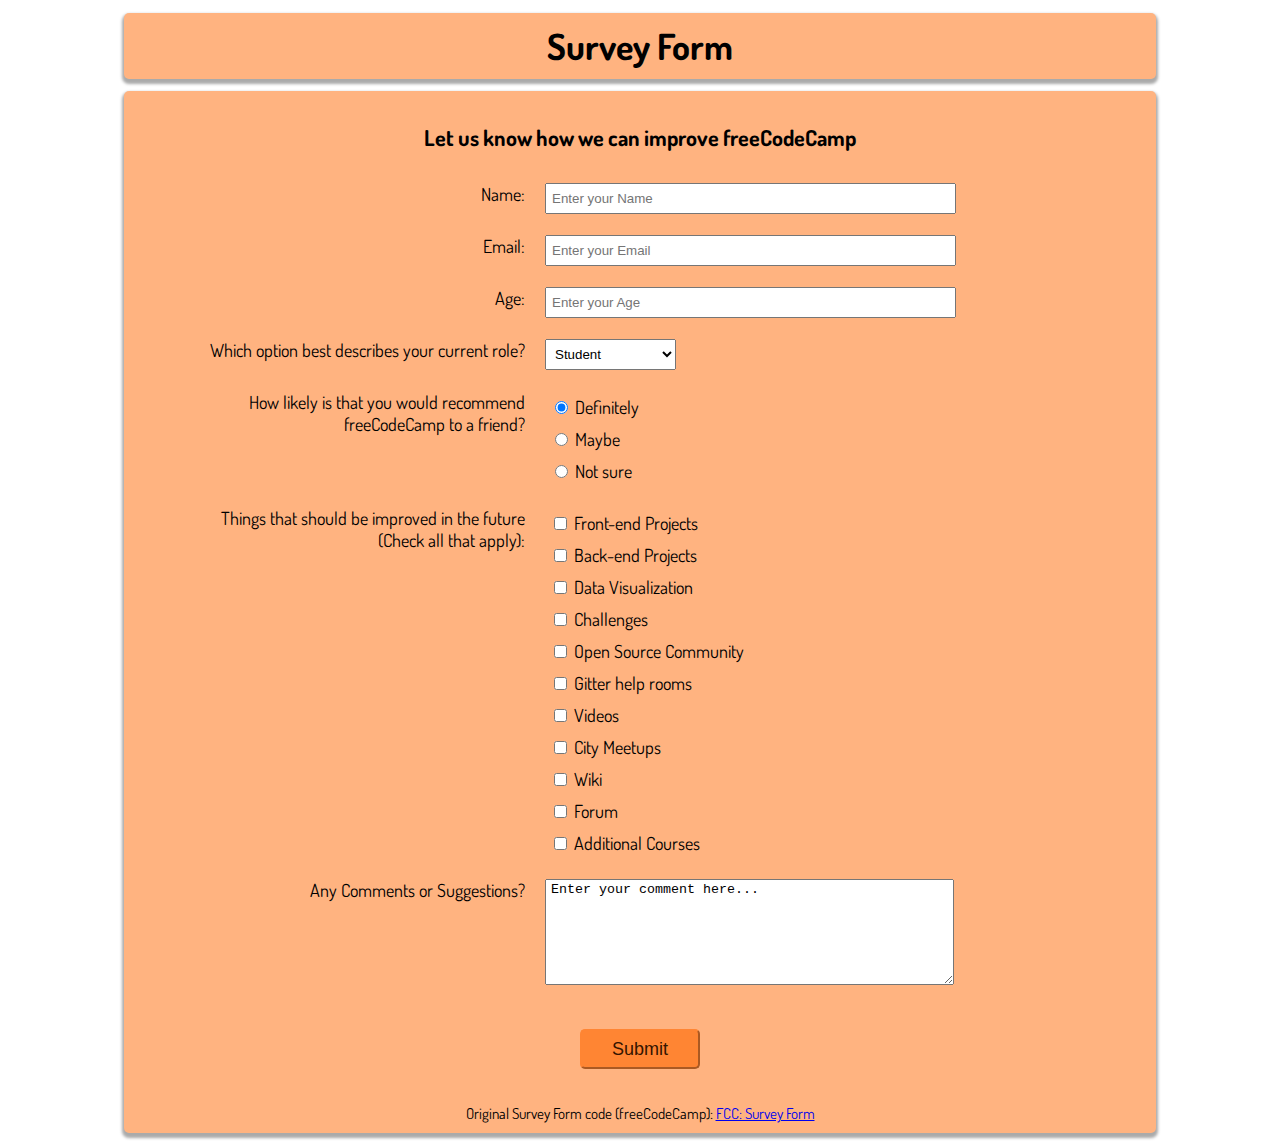
<file: 02_Survey_Form/index.html>
<!DOCTYPE html>
<html>
<head>
	<meta charset="UTF-8">	
	<title>Survey Form</title>
	<link rel="stylesheet" type="text/css" href="styles.css" media="screen" />
</head>

<body>

	<h1 id="title">Survey Form</h1>

	<form id="survey-form" method="GET" action="/">
	  	<p id="description"><strong>Let us know how we can improve freeCodeCamp</strong></p>
	  
	  	<div class="row">
	    	<label for="name" id="name-label">Name:</label>
	    	<div class="data-col">
	      		<input type="text" id="name" class="data" required placeholder="Enter your Name">      
	    	</div>
	  	</div>
	  
	  	<div class="row">
	    	<label for="email" id="email-label">Email:</label>
	    	<div class="data-col">
	      		<input type="email" id="email" class="data" required placeholder="Enter your Email">    
	    	</div>
	  	</div>
	  
	  	<div class="row">
	    	<label for="number" id="number-label">Age:</label>
	    	<div class="data-col">
	      		<input type="number" id="number" class="data" required min="1" max="100" placeholder="Enter your Age">
	    	</div>
	  	</div>
	  
	  	<div class="row">
	    	<label for="dropdown">Which option best describes your current role?</label>
	    	<div class="data-col">
		      	<select name="role" id="dropdown" class="data">
		        	<option disabled value>Select an option</option>
		        	<option value="student">Student</option>
		        	<option value="job">Full Time Job</option>
		        	<option value="learner">Full Time Learner</option>
		        	<option value="preferNo">Prefer not to say</option>
		        	<option value="other">Other</option>
		      	</select>
	    	</div>
	  	</div>
	  
	  	<div class="row">
	    	<label for="recommendations">How likely is that you would recommend freeCodeCamp to a friend?
	    	</label>
	    	<div class="data-col">
	      		<ul>
	        		<li><input type="radio" name="recommendation" value="1" checked> Definitely</li>
	        		<li><input type="radio" name="recommendation" value="2"> Maybe</li>
	        		<li><input type="radio" name="recommendation" value="3"> Not sure</li>
	      		</ul>
	    	</div>
		</div>
	  
	  	<div class="row">
	    	<label for="preferences">Things that should be improved in the future <br>(Check all that apply):</label>
	    	<div class="data-col">
		      	<ul>
			        <li><input type="checkbox" name="preferences" value="1"> Front-end Projects</li>
			        <li><input type="checkbox" name="preferences" value="2"> Back-end Projects</li>
			        <li><input type="checkbox" name="preferences" value="3"> Data Visualization</li>
			        <li><input type="checkbox" name="preferences" value="4"> Challenges</li>
			        <li><input type="checkbox" name="preferences" value="5"> Open Source Community</li>
			        <li><input type="checkbox" name="preferences" value="5"> Gitter help rooms</li>
			        <li><input type="checkbox" name="preferences" value="5"> Videos</li>
			        <li><input type="checkbox" name="preferences" value="5"> City Meetups</li>
			        <li><input type="checkbox" name="preferences" value="5"> Wiki</li>
			        <li><input type="checkbox" name="preferences" value="5"> Forum</li>
			        <li><input type="checkbox" name="preferences" value="5"> Additional Courses</li>
		      	</ul>
	    	</div>
	  	</div>
	  
	  	<div class="row">
	    	<label for="message">Any Comments or Suggestions?</label>
	    	<div class="data-col">
	      		<textarea name="message" id="comments" class="data">Enter your comment here...</textarea>
	    	</div>
	  	</div>
	  
		<div class="row">
	    	<button id="submit" type="submit">Submit</button>
	  	</div>
	  
	  	<div id="pie">
	    	Original Survey Form code (freeCodeCamp): <a href="https://codepen.io/freeCodeCamp/full/VPaoNP" target="_blank">FCC: Survey Form</a> 
	  	</div>
	  
	</form>

</body>

</html>
</file>
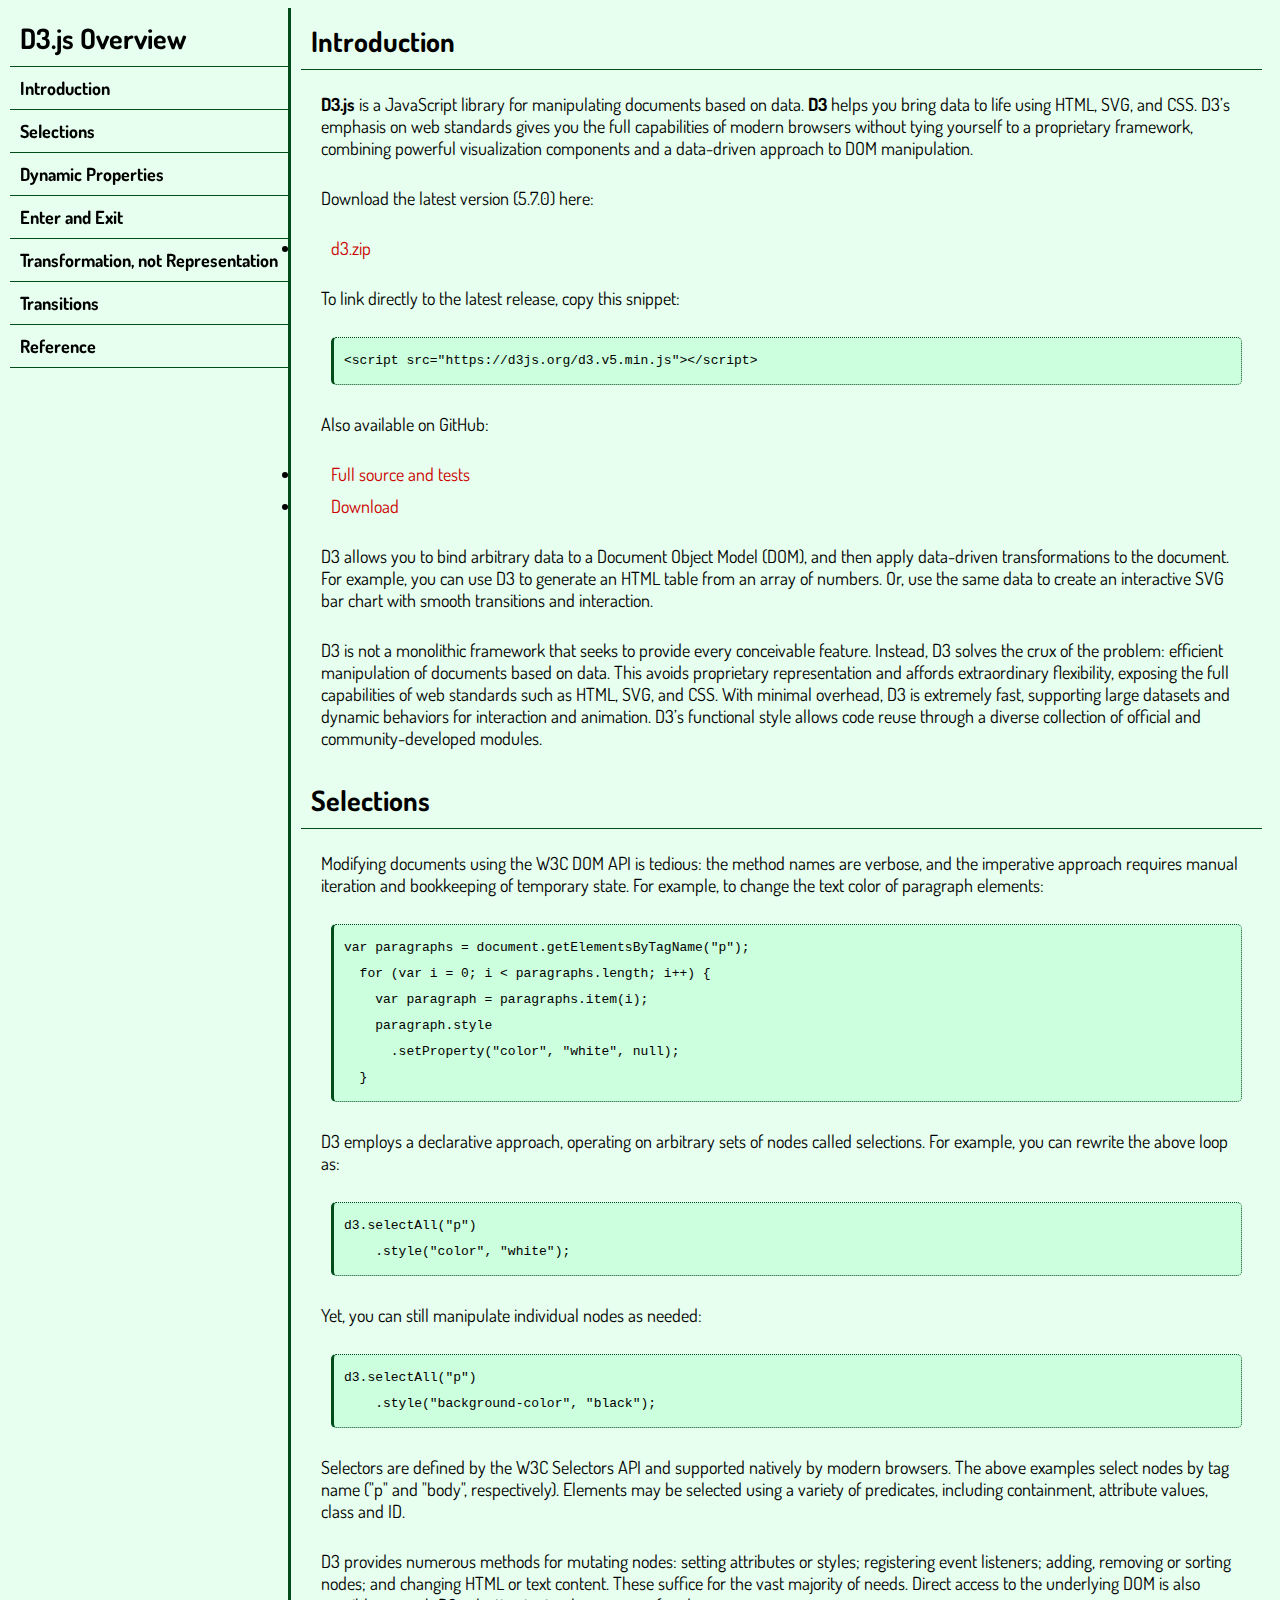
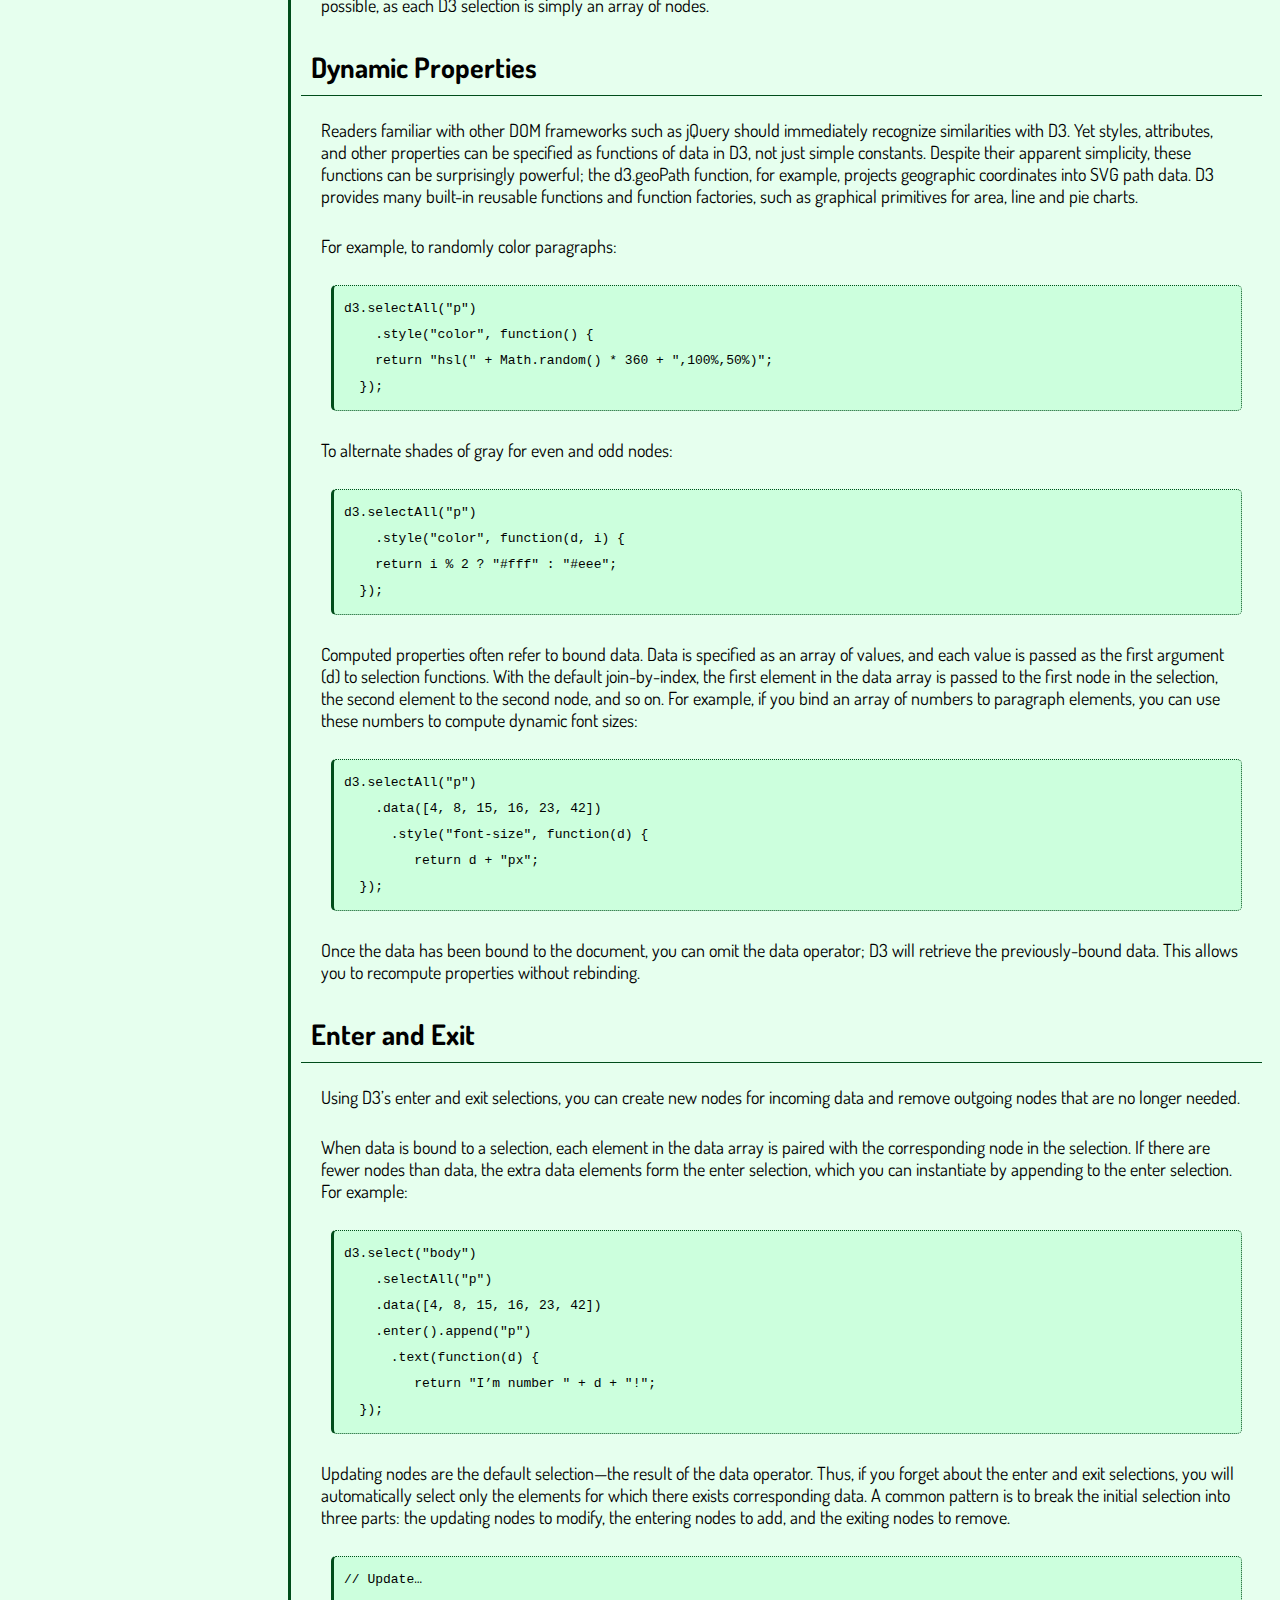
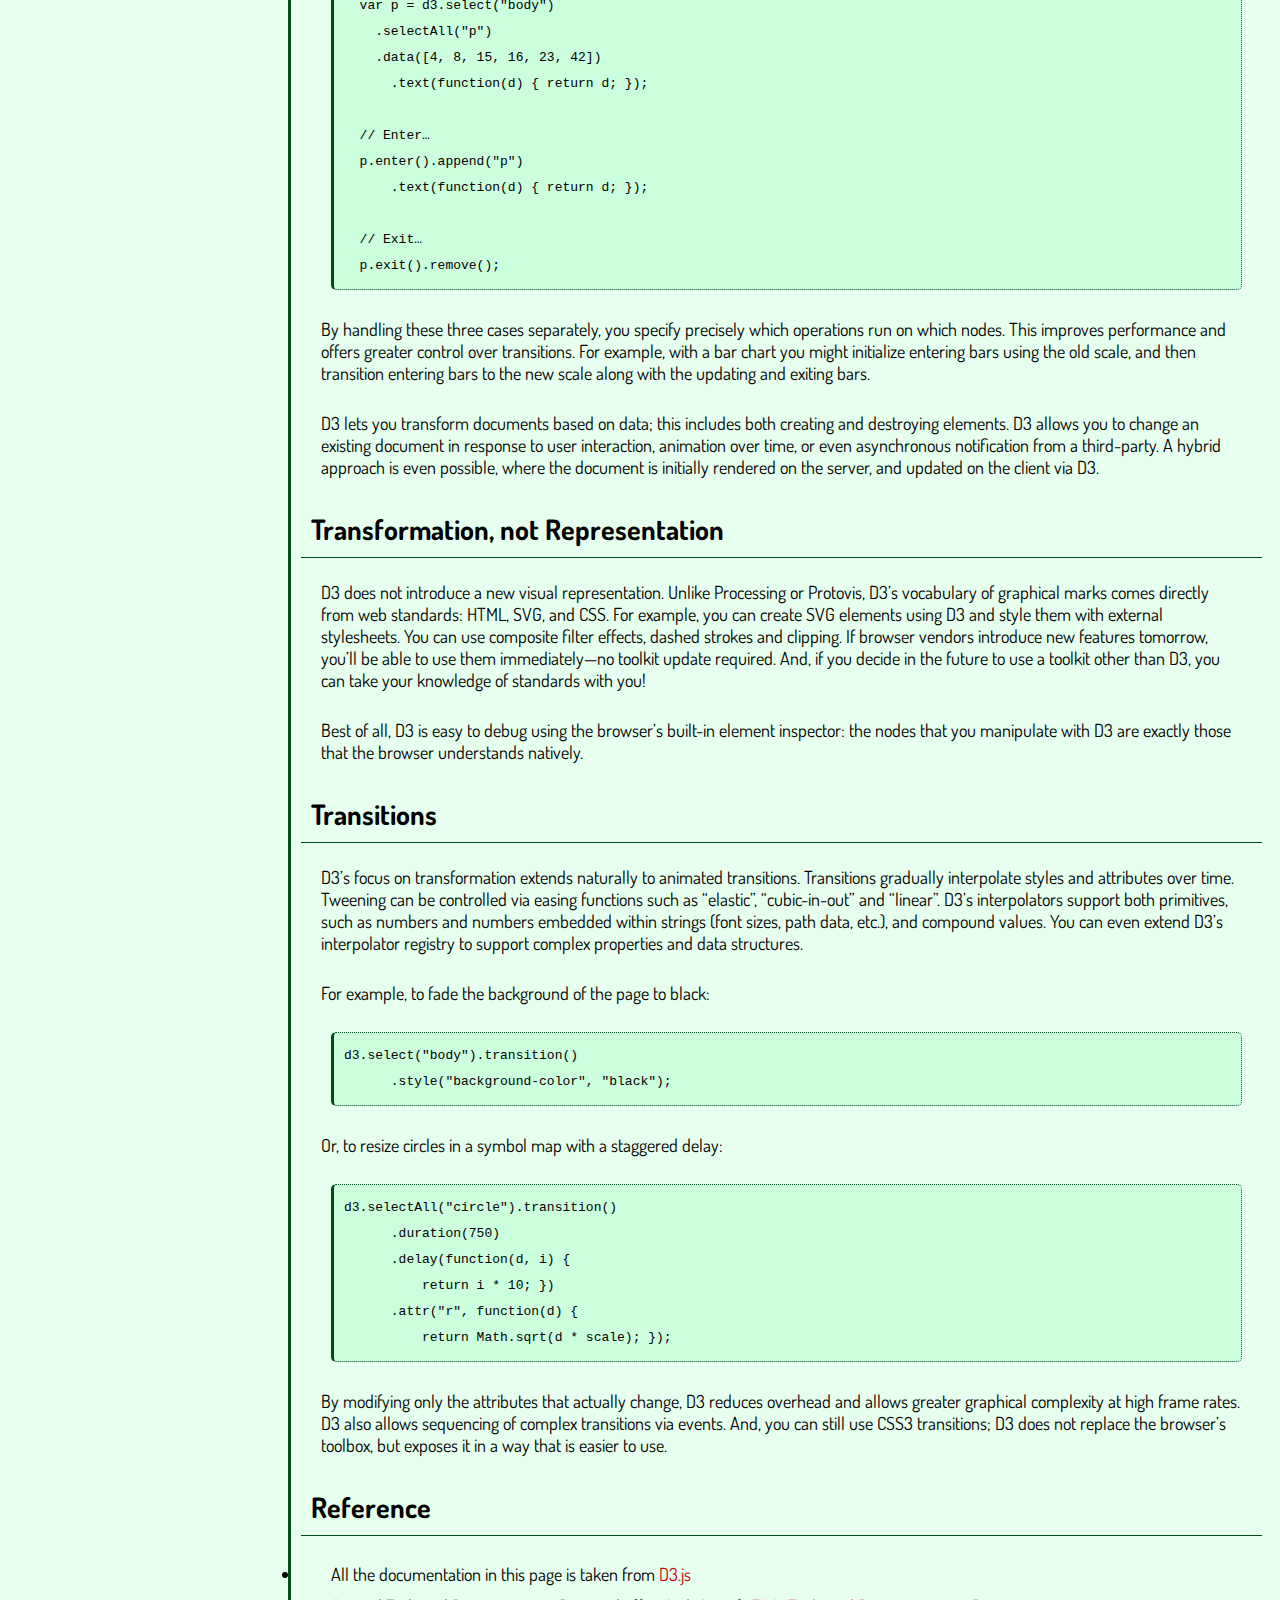
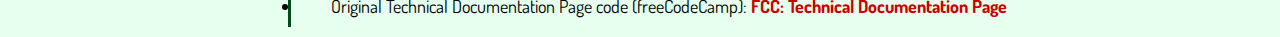
<file: 04_Technical_Documentation_Page/index.html>
<!DOCTYPE html>
<html>
<head>
	<meta charset="UTF-8">	
	<title>Technical Documentation Page</title>
	<link rel="stylesheet" type="text/css" href="styles.css" media="screen" />
</head>

<body>
	
  <div id="container">
    <nav id="navbar">
      <header>D3.js Overview</header>
      <a class="nav-link" href="#Introduction">Introduction</a>
      <a class="nav-link" href="#Selections">Selections</a>
      <a class="nav-link" href="#Dynamic_Properties">Dynamic Properties</a>
      <a class="nav-link" href="#Enter_and_Exit">Enter and Exit</a>
      <a class="nav-link" href="#Transformation,_not_Representation">Transformation, not Representation</a>
      <a class="nav-link" href="#Transitions">Transitions</a>
      <a class="nav-link" href="#Reference">Reference</a>    
    </nav>

    <main id="main-doc">
      <section class="main-section" id="Introduction">
        <header>Introduction</header>
        <p><strong>D3.js</strong> is a JavaScript library for manipulating documents based on data. <strong>D3</strong> helps you bring data to life using HTML, SVG, and CSS. D3’s emphasis on web standards gives you the full capabilities of modern browsers without tying yourself to a proprietary framework, combining powerful visualization components and a data-driven approach to DOM manipulation.</p>
        <p>Download the latest version (5.7.0) here:</p>
        <li><a href="https://github.com/d3/d3/releases/download/v5.7.0/d3.zip" target="_blank">d3.zip</a></li>
        <p>To link directly to the latest release, copy this snippet:</p>
        <p><code>&lt;script src="https://d3js.org/d3.v5.min.js">&lt;/script></code></p>
        <p>Also available on GitHub:</p>
        <li><a href="https://github.com/d3/d3" target="_blank">Full source and tests</a></li>
        <li><a href="https://github.com/d3/d3/zipball/master" target="_blank">Download</a></li>
        <p>D3 allows you to bind arbitrary data to a Document Object Model (DOM), and then apply data-driven transformations to the document. For example, you can use D3 to generate an HTML table from an array of numbers. Or, use the same data to create an interactive SVG bar chart with smooth transitions and interaction.</p>
        <p>D3 is not a monolithic framework that seeks to provide every conceivable feature. Instead, D3 solves the crux of the problem: efficient manipulation of documents based on data. This avoids proprietary representation and affords extraordinary flexibility, exposing the full capabilities of web standards such as HTML, SVG, and CSS. With minimal overhead, D3 is extremely fast, supporting large datasets and dynamic behaviors for interaction and animation. D3’s functional style allows code reuse through a diverse collection of official and community-developed modules.</p>
      </section>

      <section class="main-section" id="Selections">
        <header>Selections</header>
        <p>Modifying documents using the W3C DOM API is tedious: the method names are verbose, and the imperative approach requires manual iteration and bookkeeping of temporary state. For example, to change the text color of paragraph elements:</p>
        <p><code>var paragraphs = document.getElementsByTagName("p");
  for (var i = 0; i &lt; paragraphs.length; i++) {
    var paragraph = paragraphs.item(i);
    paragraph.style
      .setProperty("color", "white", null);
  }</code></p>
        <p>D3 employs a declarative approach, operating on arbitrary sets of nodes called selections. For example, you can rewrite the above loop as:</p>
        <p><code>d3.selectAll("p")
    .style("color", "white");</code></p>
        <p>Yet, you can still manipulate individual nodes as needed:</p>
        <p><code>d3.selectAll("p")
    .style("background-color", "black");</code></p>
        <p>Selectors are defined by the W3C Selectors API and supported natively by modern browsers. The above examples select nodes by tag name ("p" and "body", respectively). Elements may be selected using a variety of predicates, including containment, attribute values, class and ID.</p>
        <p>D3 provides numerous methods for mutating nodes: setting attributes or styles; registering event listeners; adding, removing or sorting nodes; and changing HTML or text content. These suffice for the vast majority of needs. Direct access to the underlying DOM is also possible, as each D3 selection is simply an array of nodes.</p>
      </section>  

      <section class="main-section" id="Dynamic_Properties">
        <header>Dynamic Properties</header>
        <p>Readers familiar with other DOM frameworks such as jQuery should immediately recognize similarities with D3. Yet styles, attributes, and other properties can be specified as functions of data in D3, not just simple constants. Despite their apparent simplicity, these functions can be surprisingly powerful; the d3.geoPath function, for example, projects geographic coordinates into SVG path data. D3 provides many built-in reusable functions and function factories, such as graphical primitives for area, line and pie charts.</p>
        <p>For example, to randomly color paragraphs:</p>
        <p><code>d3.selectAll("p")
    .style("color", function() {
    return "hsl(" + Math.random() * 360 + ",100%,50%)";
  });</code></p>
        <p>To alternate shades of gray for even and odd nodes:</p>
        <p><code>d3.selectAll("p")
    .style("color", function(d, i) {
    return i % 2 ? "#fff" : "#eee";
  });</code></p>
        <p>Computed properties often refer to bound data. Data is specified as an array of values, and each value is passed as the first argument (d) to selection functions. With the default join-by-index, the first element in the data array is passed to the first node in the selection, the second element to the second node, and so on. For example, if you bind an array of numbers to paragraph elements, you can use these numbers to compute dynamic font sizes:</p>
        <p><code>d3.selectAll("p")
    .data([4, 8, 15, 16, 23, 42])
      .style("font-size", function(d) {
         return d + "px";
  });</code></p>
        <p>Once the data has been bound to the document, you can omit the data operator; D3 will retrieve the previously-bound data. This allows you to recompute properties without rebinding.</p>
      </section>  

      <section class="main-section" id="Enter_and_Exit">
        <header>Enter and Exit</header>
        <p>Using D3’s enter and exit selections, you can create new nodes for incoming data and remove outgoing nodes that are no longer needed.</p>
        <p>When data is bound to a selection, each element in the data array is paired with the corresponding node in the selection. If there are fewer nodes than data, the extra data elements form the enter selection, which you can instantiate by appending to the enter selection. For example:</p>
        <p><code>d3.select("body")
    .selectAll("p")
    .data([4, 8, 15, 16, 23, 42])
    .enter().append("p")
      .text(function(d) {
         return "I’m number " + d + "!";
  });</code></p>
        <p>Updating nodes are the default selection—the result of the data operator. Thus, if you forget about the enter and exit selections, you will automatically select only the elements for which there exists corresponding data. A common pattern is to break the initial selection into three parts: the updating nodes to modify, the entering nodes to add, and the exiting nodes to remove.</p>
        <p><code>// Update…
  var p = d3.select("body")
    .selectAll("p")
    .data([4, 8, 15, 16, 23, 42])
      .text(function(d) { return d; });

  // Enter…
  p.enter().append("p")
      .text(function(d) { return d; });

  // Exit…
  p.exit().remove();</code></p>
        <p>By handling these three cases separately, you specify precisely which operations run on which nodes. This improves performance and offers greater control over transitions. For example, with a bar chart you might initialize entering bars using the old scale, and then transition entering bars to the new scale along with the updating and exiting bars.</p>
        <p>D3 lets you transform documents based on data; this includes both creating and destroying elements. D3 allows you to change an existing document in response to user interaction, animation over time, or even asynchronous notification from a third-party. A hybrid approach is even possible, where the document is initially rendered on the server, and updated on the client via D3.</p>
      </section>   

      <section class="main-section" id="Transformation,_not_Representation">
        <header>Transformation, not Representation</header>
        <p>D3 does not introduce a new visual representation. Unlike Processing or Protovis, D3’s vocabulary of graphical marks comes directly from web standards: HTML, SVG, and CSS. For example, you can create SVG elements using D3 and style them with external stylesheets. You can use composite filter effects, dashed strokes and clipping. If browser vendors introduce new features tomorrow, you’ll be able to use them immediately—no toolkit update required. And, if you decide in the future to use a toolkit other than D3, you can take your knowledge of standards with you!</p>
        <p>Best of all, D3 is easy to debug using the browser’s built-in element inspector: the nodes that you manipulate with D3 are exactly those that the browser understands natively.</p>
      </section>  

      <section class="main-section" id="Transitions">
        <header>Transitions</header>
        <p>D3’s focus on transformation extends naturally to animated transitions. Transitions gradually interpolate styles and attributes over time. Tweening can be controlled via easing functions such as “elastic”, “cubic-in-out” and “linear”. D3’s interpolators support both primitives, such as numbers and numbers embedded within strings (font sizes, path data, etc.), and compound values. You can even extend D3’s interpolator registry to support complex properties and data structures.</p>
        <p>For example, to fade the background of the page to black:</p>
        <p><code>d3.select("body").transition()
      .style("background-color", "black");</code></p>
        <p>Or, to resize circles in a symbol map with a staggered delay:</p>
        <p><code>d3.selectAll("circle").transition()
      .duration(750)
      .delay(function(d, i) { 
          return i * 10; })
      .attr("r", function(d) { 
          return Math.sqrt(d * scale); });</code></p>
        <p>By modifying only the attributes that actually change, D3 reduces overhead and allows greater graphical complexity at high frame rates. D3 also allows sequencing of complex transitions via events. And, you can still use CSS3 transitions; D3 does not replace the browser’s toolbox, but exposes it in a way that is easier to use.</p>
      </section>
      
      <section class="main-section" id="Reference">
        <header>Reference</header>
        <br>
        <li>All the documentation in this page is taken from <a href="https://d3js.org/" target="_blank">D3.js</a></li>
        <li>Original Technical Documentation Page code (freeCodeCamp): <a href="https://codepen.io/freeCodeCamp/full/NdrKKL/" target="_blank"><strong>FCC: Technical Documentation Page</strong></a></li> 
      </section> 
    </main>
  </div>

</body>

</html>
</file>
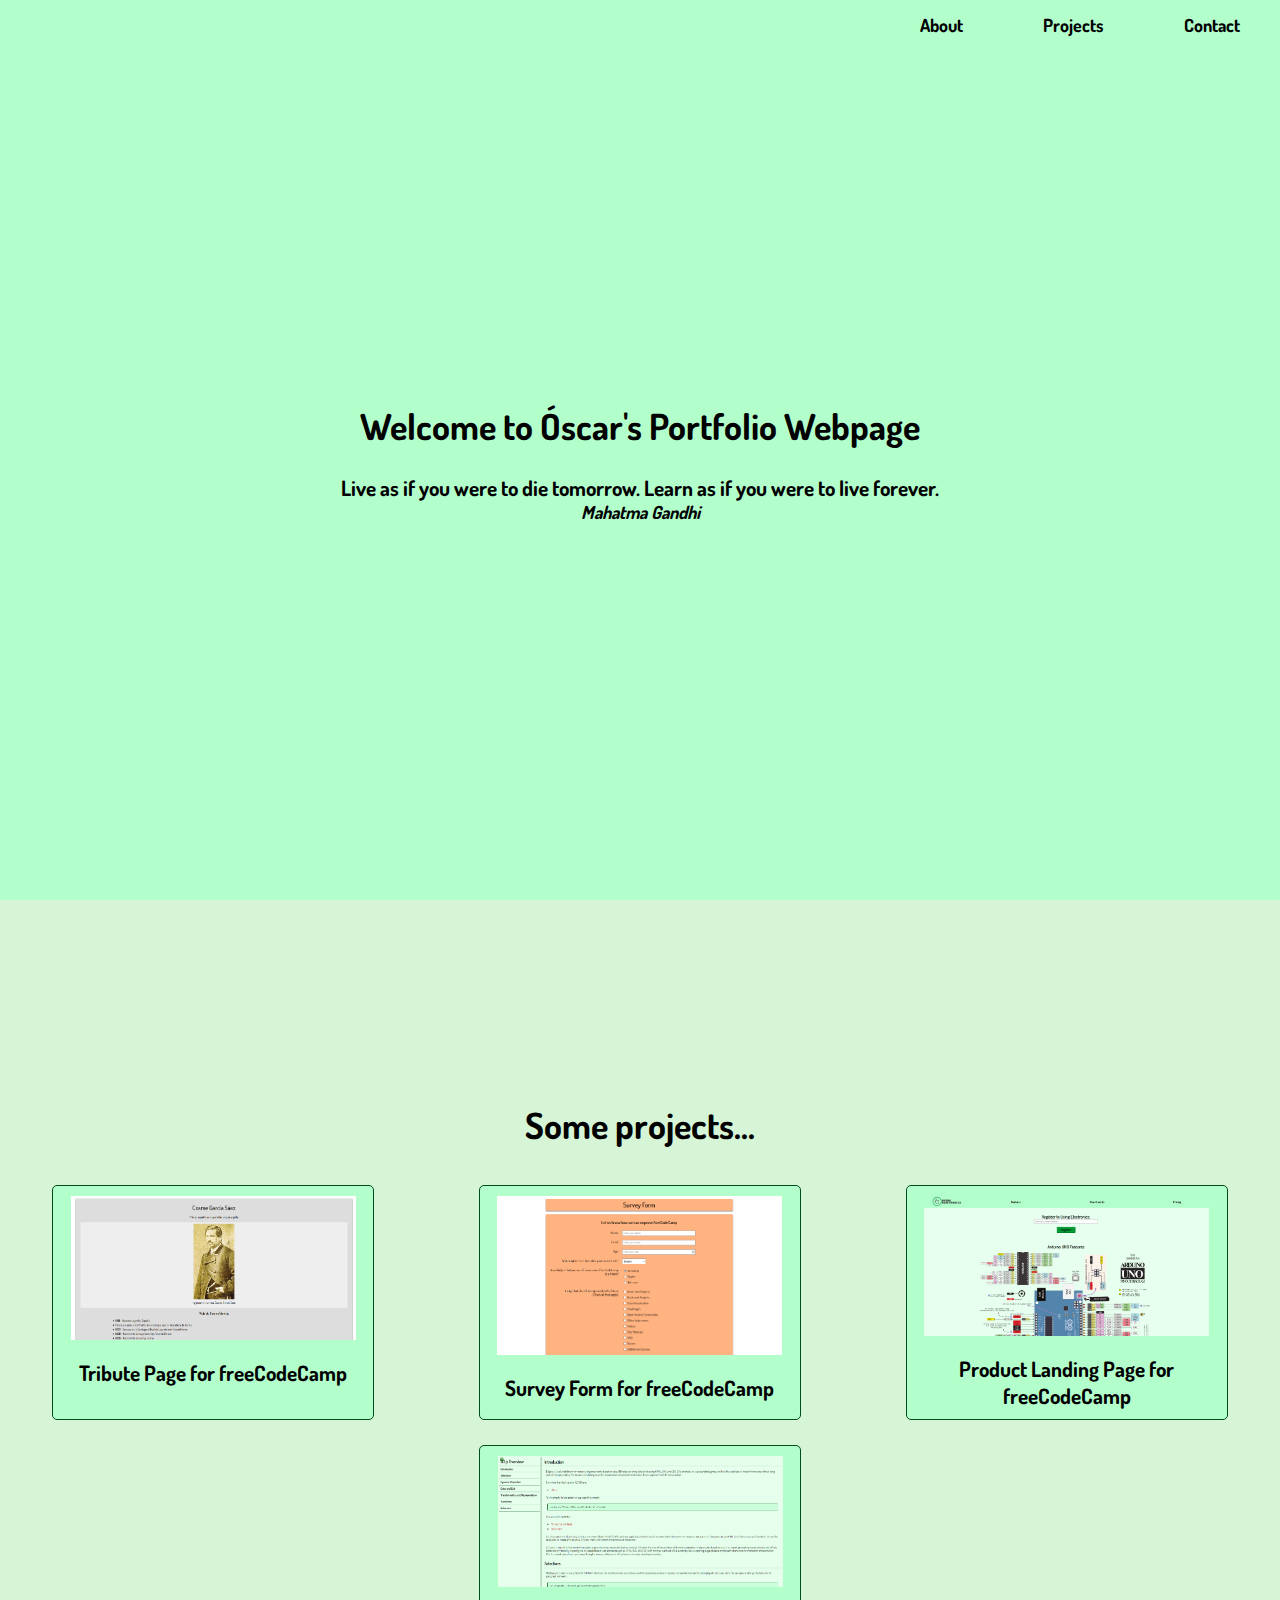
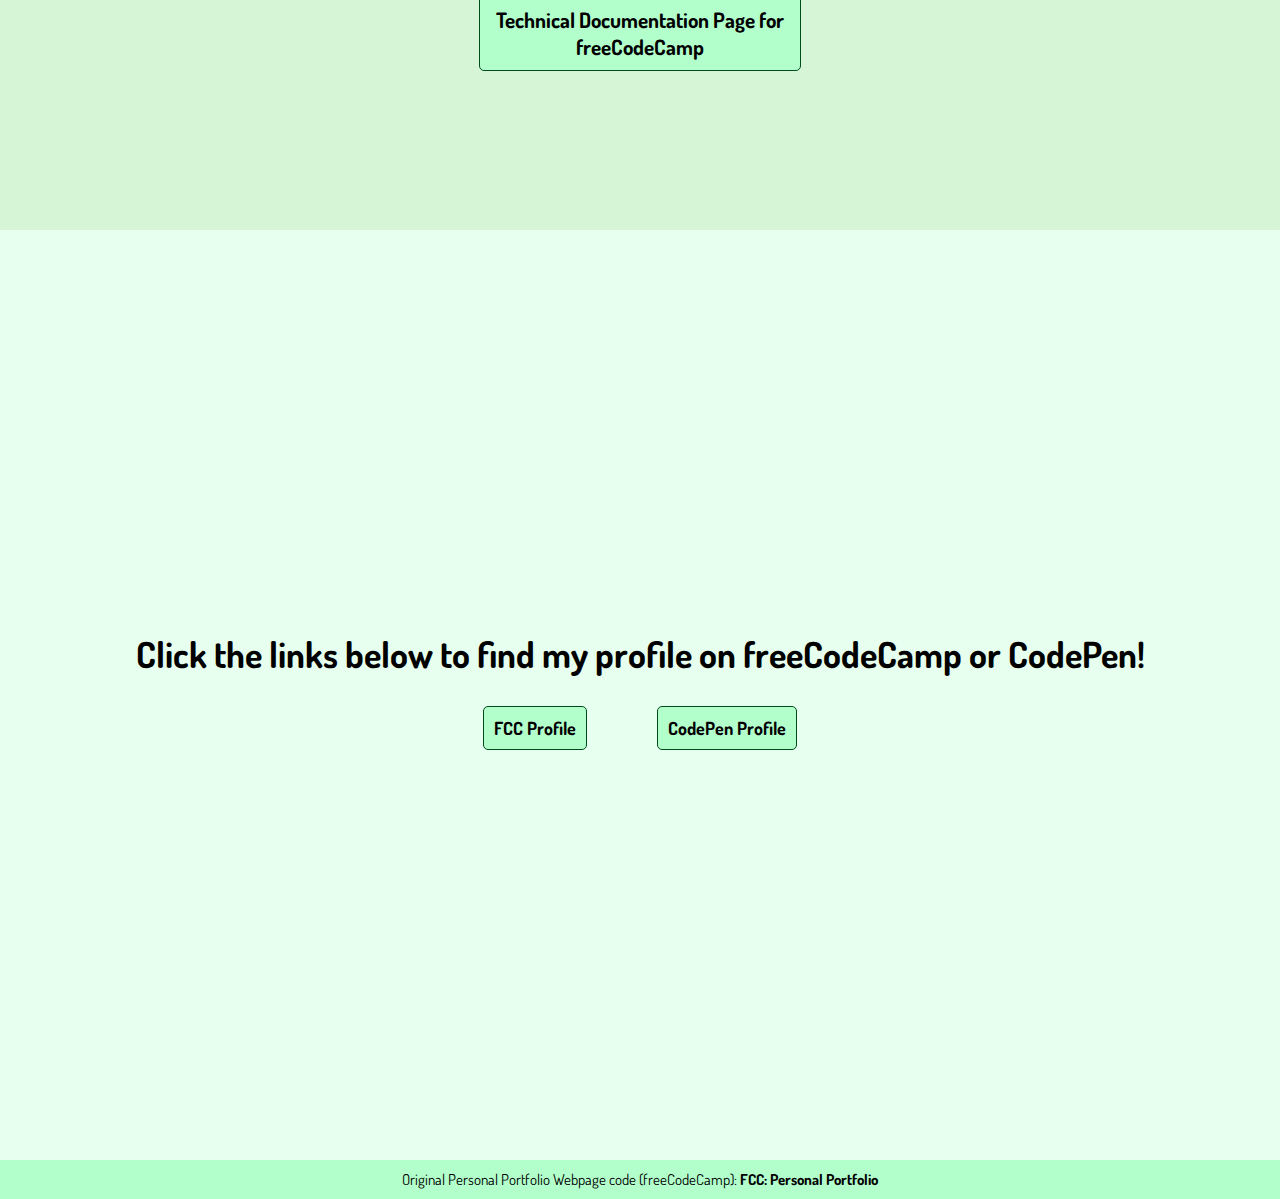
<file: 05_Personal_Portfolio_Webpage/index.html>
<!DOCTYPE html>
<html>
<head>
	<meta charset="UTF-8">	
	<title>Personal Portfolio Page</title>
	<link rel="stylesheet" type="text/css" href="styles.css" media="screen" />
</head>

<body>
	
  <header id="header"> 
    <nav id="navbar">
      <a class="nav-link" href="#welcome-section">About</a>
      <a class="nav-link" href="#projects">Projects</a>
      <a class="nav-link" href="#contact">Contact</a>
    </nav>  
  </header>
    
  <main>
    <section id="welcome-section" class="sections">
      <h1>Welcome to Óscar's Portfolio Webpage</h1>
      <h3>Live as if you were to die tomorrow. Learn as if you were to live forever.</h3>
      <h4><i>Mahatma Gandhi</i></h4>
    </section>
      
    <section id="projects" class="sections">
      <h1>Some projects...</h1>
      <div id="projs">
        <div class="project-title">
          <a href="https://oscortiz.github.io/fCC_Responsive_Web_Design/01_Tribute_Page/" target="_blank">
            <img src="./Tribute_Page.png" alt="Tribute Page for freeCodeCamp">
            <h3>Tribute Page for freeCodeCamp</h3>
          </a>
        </div>
        <div class="project-title">
          <a href="https://oscortiz.github.io/fCC_Responsive_Web_Design/02_Survey_Form/" target="_blank">
            <img src="./Survey_Form.png" alt="Survey Form for freeCodeCamp">
            <h3>Survey Form for freeCodeCamp</h3>
          </a>
        </div>
        <div class="project-title">
          <a href="https://oscortiz.github.io/fCC_Responsive_Web_Design/03_Product_Landing_Page/" target="_blank">
            <img src="./Product_Landing_Page.png" alt="Product Landing Page for freeCodeCamp">
            <h3>Product Landing Page for freeCodeCamp</h3>
          </a>
        </div>      
        <div class="project-title">
          <a href="https://oscortiz.github.io/fCC_Responsive_Web_Design/04_Technical_Documentation_Page/" target="_blank">
            <img src="./Technical_Documentation_Page.png" alt="Technical Documentation Page for freeCodeCamp">
            <h3>Technical Documentation Page for freeCodeCamp</h3>
          </a>
        </div>      
      </div>    
    </section>   
      
    <section id="contact" class="sections">
      <h1>Click the links below to find my profile on freeCodeCamp or CodePen!</h1>
      <div id="contact-links">
        <a href="https://www.freecodecamp.org/oscortiz" class="profile-link" target="_blank"><strong>FCC Profile</strong></a>
        <a href="http://codepen.io/oscortiz/collections/" class="profile-link" target="_blank"><strong>CodePen Profile</strong></a>
      </div>
    </section>   
  </main>

  <footer>
    Original Personal Portfolio Webpage code (freeCodeCamp): <a href="https://codepen.io/freeCodeCamp/full/zNBOYG" target="_blank"><strong>FCC: Personal Portfolio</strong></a>
  </footer>
  
</body>

</html>
</file>
<file: 02_Survey_Form/styles.css>
@import url('https://fonts.googleapis.com/css?family=Dosis');

html, body {
  font-family: Dosis, "Trebuchet MS";
  font-size: 18px;
  text-align: center;
}

h1, #survey-form { 
  display: flex;
  flex-direction: column;
  justify-content: flex-start;
  border-radius: 5px;
  background-color: #ffb380;
  padding: 10px;  
  margin: 1% auto;
  width: 80%;
  max-width: 1024px;
  -moz-box-shadow: 0px 3px 3px 2px #aaa;
  -webkit-box-shadow: 0px 3px 3px 2px #aaa;
  box-shadow: 0px 3px 3px 2px #aaa;
}

#description {
  font-size: 22px;
}

.row {
  display: flex;
  flex-direction: row;
  flex-wrap: wrap;
  align-items: stretch;
  justify-content: flex-start;
  padding: 10px;
}

label {
  flex: 1 0 200px;
  max-width: 100%;
  text-align: right;
  margin-right: 20px;
  padding-bottom: 10px;  
}

.data-col {
  flex: 1 0 410px;
  max-width: 100%;
  text-align: left;
}

.data {
  height: 25px;
  width: 400px;
  max-width: 100%;
  padding-left: 5px;  
}

#dropdown {
  height: 31px;
  width: auto;
}

#comments {
  height: 100px;
}

ul {
  list-style: none;
  margin: 0;
  padding: 0;
}

.data-col li {
  padding: 5px;
}

button {
  width: 120px;
  height: 40px;
  font-size: 18px;
  background-color: #ff8533;
  border-color: #ff8533;
  border-radius: 5px;
  color: #331400;
  margin-left: auto;
  margin-right: auto;
  margin-top: 20px;
}

button:hover {
  background-color: #e65c00;
  border-color: #e65c00;
}

#pie {
  padding-top: 25px;
  font-size: 15px;
}

@media screen and (max-width: 827px) {
  label {
    text-align: left;
  }
}
</file>
<file: 04_Technical_Documentation_Page/styles.css>
@import url('https://fonts.googleapis.com/css?family=Dosis');

html, body {
  font-family: Dosis, "Trebuchet MS";
  font-size: 18px;
  background-color: #e6ffee;
}

#container {
  display: flex;
  flex-direction: row;
  flex-wrap: wrap;
  justify-content: flex-start;  
  margin-bottom: 10px;
}

#navbar {
  display: flex;
  flex-direction: column;
  flex-wrap: wrap;
  justify-content: flex-start;
  position: fixed;  
  top: 0px;
  left: 0px;  
  min-width: 270px;
  margin-bottom: 10px;
  padding: 10px;
}

header {
  font-size: 28px;
  font-weight: bold;
  border-bottom: 1px solid #004d1a;
  padding: 10px;
}

a {
  text-decoration: none;
  color: #cc0000;
}

#navbar a {    
  font-weight: bold;
  border-bottom: 1px solid #004d1a;
  padding: 10px;  
  color: #000;
}

#navbar a:hover {
  background-color: #b3ffcc;
}

#main-doc {
  border-left: 3px solid #004d1a;
  margin-left: 280px;
  padding: 5px 10px;
  max-width: 100%;
}

#main-doc p {
  padding: 5px 20px;
}

#main-doc li {
  padding: 5px;
  padding-left: 30px;
}

code {
  font-family: monospace;
  font-size: 13px;
  margin-left: 10px;
  padding: 10px;
  display: block;
  overflow: auto;
  border: 1px dotted #004d1a;
  border-left: 3px solid #004d1a;
  border-radius: 5px;
  background-color: #cfd;
  white-space: pre;
  line-height: 2em;  
}

@media screen and (max-width: 800px) {
  #navbar {
    position: relative;
    width: 100%;
  }
  
  #navbar header {
    text-align: center;
  }
  
  #main-doc {
    margin-left: 0;
    border: none;
    width: 100%;
  }
  
  code {
    margin-left: 0;
  }
}
</file>
<file: 05_Personal_Portfolio_Webpage/styles.css>
@import url('https://fonts.googleapis.com/css?family=Dosis');

html, body {
  font-family: Dosis, "Trebuchet MS";
  font-size: 18px;
  text-align: center;
  background-color: #e6ffee;
}

* {
  padding: 0;
  margin: 0;
}

#header { 
  position: fixed;
  top: 0;
  width: 100%;
  height: 50px;
  display: flex;
  flex-direction: row;
  flex-wrap: wrap;
  justify-content: flex-start;
  text-align: right;
  background-color: #b3ffcc;
}

#navbar {
  height: 50px;
  display: flex;
  flex-direction: row;
  justify-content: flex-end;
  align-items: center;  
  flex: 1 0 75%;  
}

#navbar a {
  padding: 40px;
  font-weight: bold;
}

a {
  text-decoration: none;
  color: #000;
}

a:hover {
  color: #006622;
}

.sections {
  min-height: 100vh;
  display: flex;
  flex-direction: column;
  justify-content: center;
  align-items: center;
}

#welcome-section {
  background-color: #b3ffcc;  
  padding: 0 10px;
}

#projects {
  background-color: #d6f5d6;
  padding-top: 30px;
}

#contact {
  background-color: #e6ffee;
}

#contact.sections {
  display: flex;
  flex-direction: column;  
}

#welcome-section h1,
#projects h1,
#contact h1 {
  padding: 25px;
}

#projs,
#contact-links {
  display: flex;
  flex-direction: row;
  flex-wrap: wrap;
}

#projs {
  justify-content: space-around;
  width: 100%;
}

#contact-links {
  justify-content: space-evenly;
  width: 30%;
}

.project-title {
  display: flex;
  flex-direction: column;
  flex-wrap: wrap;
  border: 1px solid #004d1a;
  border-radius: 5px;
  background-color: #b3ffcc;
  padding: 10px;  
  margin: 1% auto;
  width: 300px;
  height: auto;
  max-width: 75%;
}

.project-title img {
  width: 95%;
  padding-bottom: 15px;
}

.profile-link {
  border: 1px solid #004d1a;
  border-radius: 5px;
  background-color: #b3ffcc;
  padding: 10px;  
  margin: 1% auto;
  height: auto;
  max-width: 75%;
}

.project-title:hover,
.profile-link:hover {
  -moz-box-shadow: 0px 3px 3px 2px #aaa;
  -webkit-box-shadow: 0px 3px 3px 2px #aaa;
  box-shadow: 0px 3px 3px 2px #aaa;  
}

footer {
  margin-top: 30px;
  padding: 10px;
  font-size: 15px;
  background-color: #b3ffcc;
}

@media screen and (max-width: 500px) {
  #navbar {
    justify-content: space-around;  
  }
}
</file>
